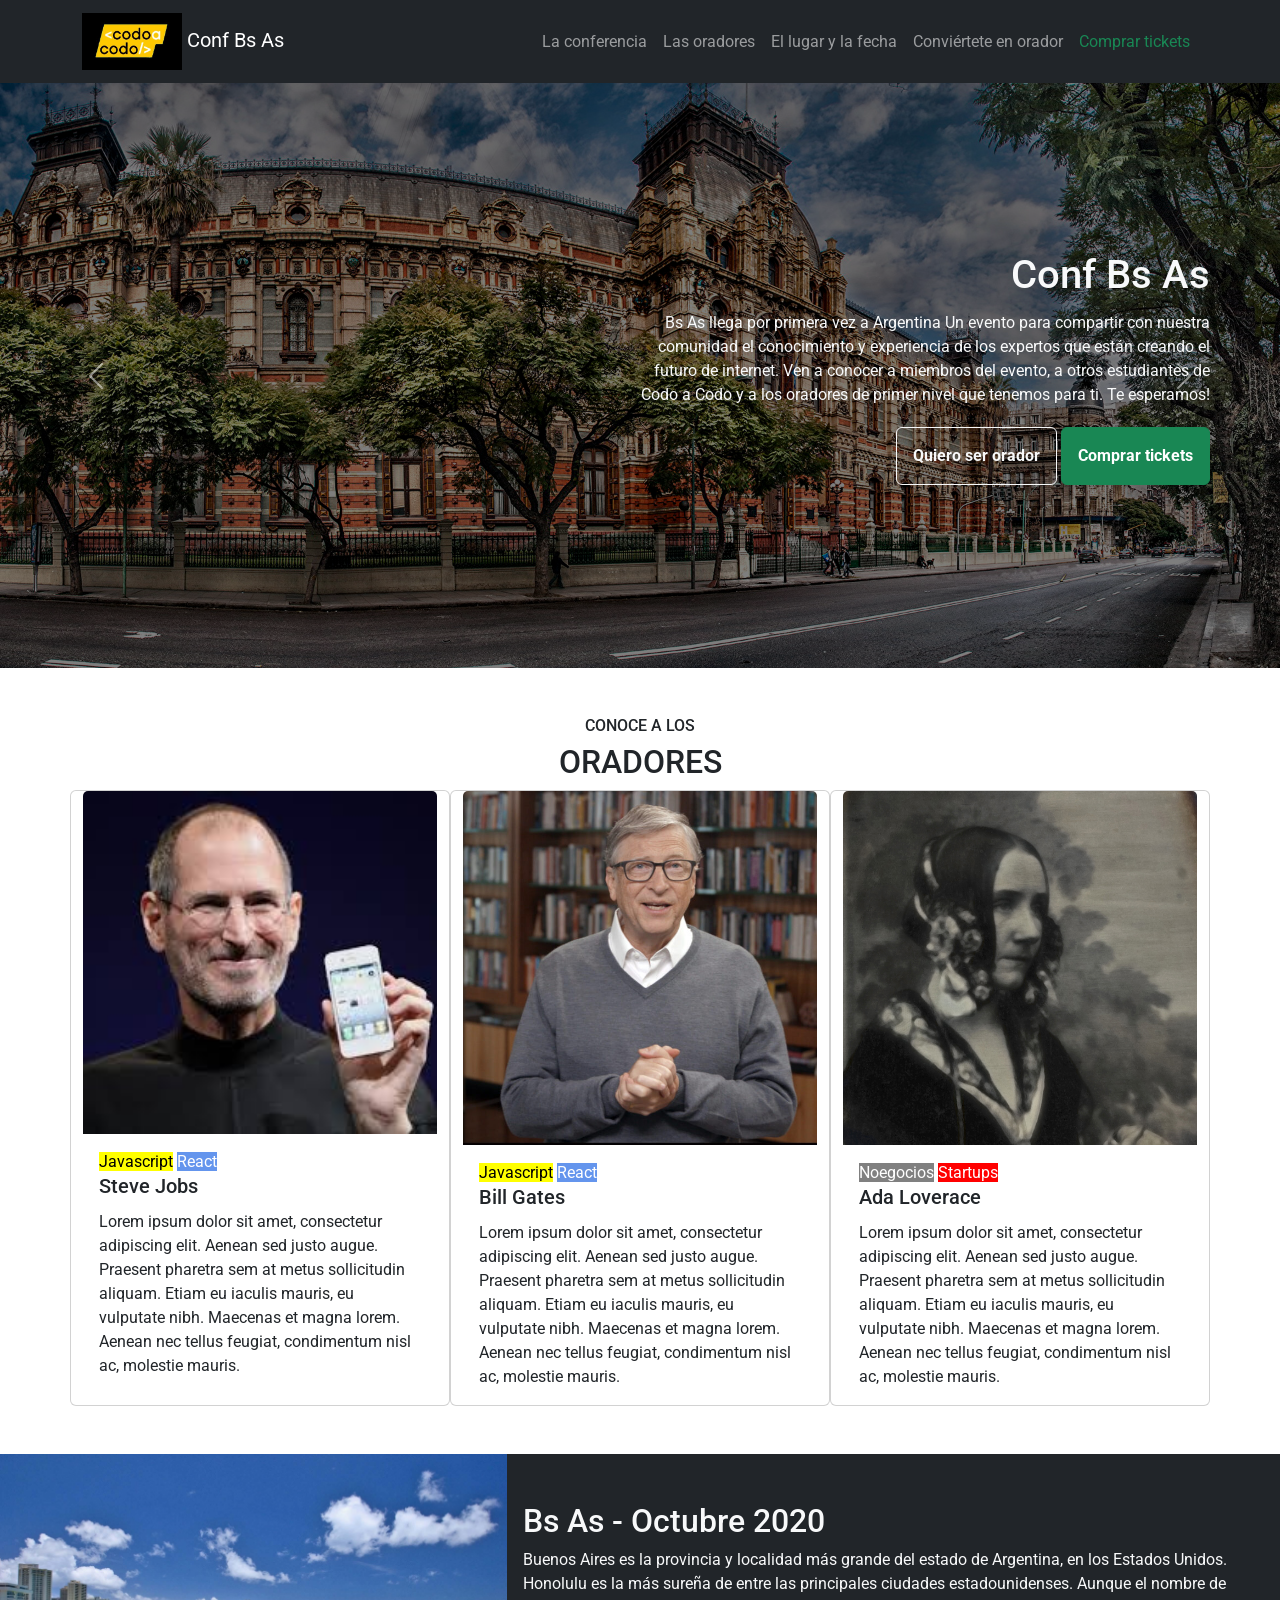
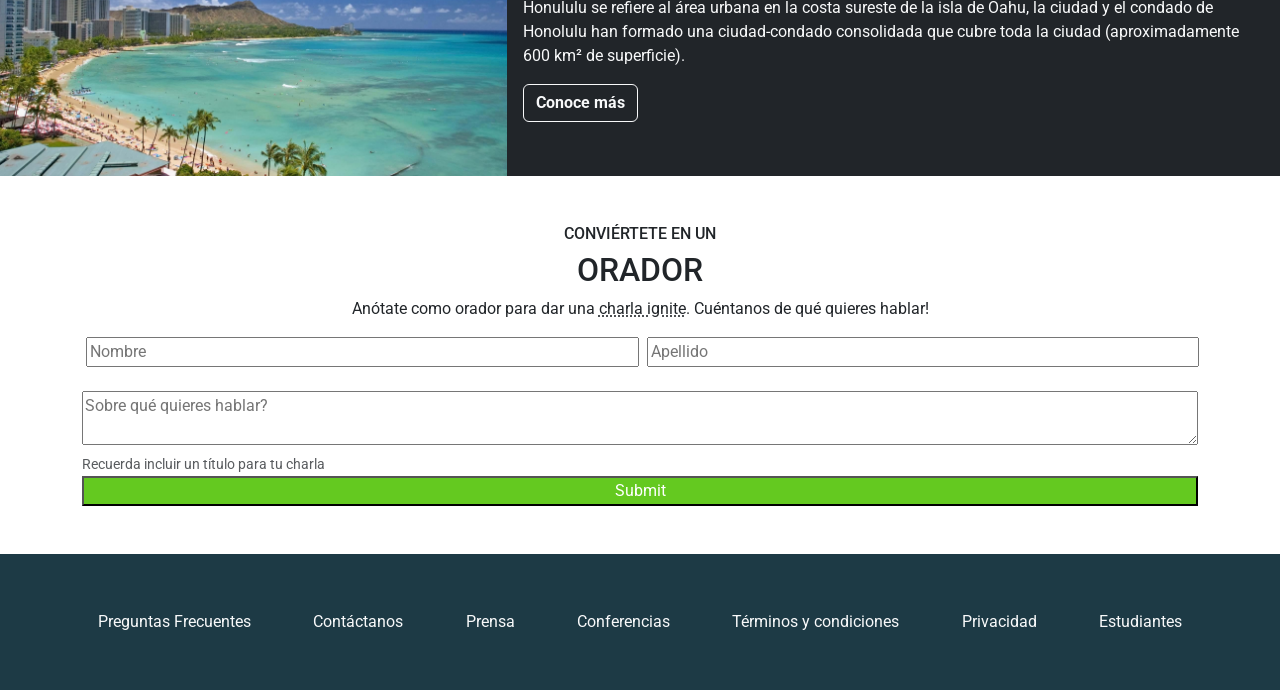
<file: index.html>
<!DOCTYPE html>
<html lang="en">
<head>
    <meta charset="UTF-8">
    <meta http-equiv="X-UA-Compatible" content="IE=edge">
    <meta name="viewport" content="width=device-width, initial-scale=1.0">    
    <title>Codo a Codo - Conf Bs As</title>
    <link href="https://fonts.googleapis.com/css2?family=Roboto:wght@100;300&display=swap" rel="stylesheet">
    <link href="https://cdn.jsdelivr.net/npm/bootstrap@5.2.1/dist/css/bootstrap.min.css" rel="stylesheet" integrity="sha384-iYQeCzEYFbKjA/T2uDLTpkwGzCiq6soy8tYaI1GyVh/UjpbCx/TYkiZhlZB6+fzT" crossorigin="anonymous">
    <link rel="stylesheet" href="CSS/StylessIndex.css">                
</head>
<body>
    <nav class="navbar navbar-expand-lg navbar-dark bg-dark">
        <div class="container">
            <a class="navbar-brand" href="index.html"><img src="Images/codoacodo.jpg" style="width: 100px;" alt="Logo Codo a Codo"> Conf Bs As</a>
            <div id="navbarNav">  
                <ul class="navbar-nav ml-auto">
                    <li class="nav-item">
                        <a class="nav-link" href="#">La conferencia</a>
                    </li>
                    <li class="nav-item">
                        <a class="nav-link" href="#">Las oradores</a>
                    </li>
                    <li class="nav-item">
                        <a class="nav-link" href="#">El lugar y la fecha</a>
                    </li>
                    <li class="nav-item">
                        <a class="nav-link" href="#">Conviértete en orador</a>
                    </li>
                    <li class="nav-item">                         
                        
                        <a class="nav-link text-success" href="compradetickets.html">Comprar tickets</a>
                        
                        <!--
 						<a class="nav-link btn-compra-tickets active" aria-current="page" href="compradetickets.html">Comprar tickets</a> 						 
 						--> 
                    </li>
                </ul>
            </div>
        </div>
    </nav>
  
    <main>
        <div id="carouselExampleControls" class="carousel slide" data-ride="carousel">
            <div class="carousel-inner">
                <div class="carousel-item active">
                    <img src="Images/ba1.jpg" class="d-block w-100" style="height:65vh;object-fit: cover;">
                </div>
                <div class="carousel-item">
                    <img src="Images/ba2.jpg" class="d-block w-100" style="height:65vh;object-fit: cover;">
                </div>
                <div class="carousel-item">
                    <img src="Images/ba3.jpg" class="d-block w-100" style="height:65vh;object-fit: cover;">
                </div>
                <div class="card-img-overlay text-right d-flex flex-column justify-content-center container">
                    <div class="col-md-6 ml-auto" style="text-align:right">                                                
                        <h1 class="card-title text-light">Conf Bs As</h1>
                        <p class="card-text text-light">
                            Bs As llega por primera vez a Argentina Un evento para compartir con nuestra comunidad 
                            el conocimiento y experiencia de los expertos que están creando el futuro de internet. Ven a conocer a miembros del evento, 
                            a otros estudiantes de Codo a Codo y a los oradores de primer nivel que tenemos para ti. Te esperamos!
                        </p>
                        
                        <div>
                            <!--
                            <button type="button" class="btn btn-outline-light p-3 mt-1">Quiero ser orador</button>
                            <button type="button" class="btn btn-success p-3 mt-1" href="compradetickets.html">Comprar tickets</button>
                            -->
                            <p><a class="btn btn-outline-light p-3 mt-1" href="#form-orador">Quiero ser orador</a> <a class="btn btn-success p-3 mt-1" href="compradetickets.html">Comprar tickets</a></p>
                        </div>
                        
                    </div>
                </div>
            </div>
            <a class="carousel-control-prev" href="#carouselExampleControls" role="button" data-slide="prev">
                <span class="carousel-control-prev-icon" aria-hidden="true"></span>                
            </a>
            <a class="carousel-control-next" href="#carouselExampleControls" role="button" data-slide="next">
                <span class="carousel-control-next-icon" aria-hidden="true"></span>                
            </a>
        </div>
    </main>

    <section>
        <div class="container my-5">
            <h6 class="text-center">CONOCE A LOS</h6>
            <h2 class="text-center">ORADORES</h2>
            <div class="row">
                <div class="col-sm-12 col-md-4 card">
                    <img src="Images/steve.jpg" class="card-img-top" style="width: 100%;" alt="Steve Jobs">
                    <div class="card-body">
                        <span class="tit-js">Javascript</span>
                        <span class="tit-react">React</span>
                        <h5 class="card-title">Steve Jobs</h5>
                        <p class="card-text">
                            Lorem ipsum dolor sit amet, consectetur adipiscing elit. Aenean sed justo augue. Praesent pharetra sem at metus
                            sollicitudin aliquam. Etiam eu iaculis mauris, eu vulputate nibh. Maecenas et magna lorem. Aenean nec tellus feugiat,
                            condimentum nisl ac, molestie mauris.
                        </p>
                    </div>
                </div>
                <div class="col-sm-12 col-md-4 card">
                    <img src="Images/bill.jpg" class="card-img-top" alt="Steve Jobs" style="width: 100%;">
                    <div class="card-body">
                        <span class="tit-js">Javascript</span>
                        <span class="tit-react">React</span>
                        <h5 class="card-title">Bill Gates</h5>
                        <p class="card-text">
                            Lorem ipsum dolor sit amet, consectetur adipiscing elit. Aenean sed justo augue. Praesent
                            pharetra sem at metus sollicitudin aliquam. Etiam eu iaculis mauris, eu vulputate nibh. Maecenas et magna lorem. Aenean nec tellus
                            feugiat, condimentum nisl ac, molestie mauris.
                        </p>
                    </div>
                </div>
                <div class="col-sm-12 col-md-4 card">
                    <img src="Images/ada.jpeg" class="card-img-top" alt="Steve Jobs" style="width: 100%;">
                    <div class="card-body">
                        <span class="tit-negocios">Noegocios</span>
                        <span class="tit-st">Startups</span>
                        <h5 class="card-title">Ada Loverace</h5>
                        <p class="card-text">
                            Lorem ipsum dolor sit amet, consectetur adipiscing elit. Aenean sed justo augue. Praesent
                            pharetra sem at metus sollicitudin aliquam. Etiam eu iaculis mauris, eu vulputate nibh. Maecenas et magna lorem. Aenean nec tellus
                            feugiat, condimentum nisl ac, molestie mauris.
                        </p>
                    </div>
                </div>
            </div>
        </div>
    </section>
    
    <section>
        <div class="d-sm-block d-md-flex">
            <div>
                <img src="Images/honolulu.jpg" alt="honolulu" style="width: 100%;">
            </div>
            <div class="bg-dark text-light py-5 px-3">
                <h2>Bs As - Octubre 2020</h2>
                <p>
                    Buenos Aires es la provincia y localidad más grande del estado de Argentina, en los Estados Unidos. Honolulu es la más sureña 
                    de entre las principales ciudades estadounidenses. Aunque el nombre de Honululu se refiere al área urbana en la costa sureste de la isla de Oahu, la ciudad y el condado de
                    Honolulu han formado una ciudad-condado consolidada que cubre toda la ciudad (aproximadamente 600 km² de superficie).
                </p>
                <button type="button" class="btn btn-outline-light ml-2">Conoce más</button>
            </div>
        </div>
    </section>
    
    <section>
        <div class="container my-5">
            <h6 class="text-center">CONVIÉRTETE EN UN</h6>
            <h2 class="text-center">ORADOR</h2>
            <p class="text-center">Anótate como orador para dar una <span class="ignite">charla ignite</span>. Cuéntanos de qué quieres hablar!</p>
            <form>                                
                <div class="form-row-row">
                    <input type="text" class="col mx-1" placeholder="Nombre">
                    <input type="text" class="col mx-1" placeholder="Apellido">

                </div>                
                <br>
                <textarea placeholder="Sobre qué quieres hablar?" style="width:100%"></textarea>
                <br>
                <small class="text-muted">Recuerda incluir un título para tu charla</small>
                <br>                
                <input type="submit" class="btn-send" vue="Enviar" style="width:100%">
            </form>
        </div>
    </section>
    
    <footer>
        <div class="container">
            <ul class="nav d-flex justify-content-between py-5">
                <li class="navbar-item" style="text-align:right"><a href="#" class="nav-link text-light">Preguntas Frecuentes</a></li>
                <li class="navbar-item"><a href="#" class="nav-link text-light">Contáctanos</a></li>
                <li class="navbar-item"><a href="#" class="nav-link text-light">Prensa</a></li>
                <li class="navbar-item"><a href="#" class="nav-link text-light">Conferencias</a></li>
                <li class="navbar-item"><a href="#" class="nav-link text-light">Términos y condiciones</a></li>
                <li class="navbar-item"><a href="#" class="nav-link text-light">Privacidad</a></li>
                <li class="navbar-item"><a href="#" class="nav-link text-light">Estudiantes</a></li>
            </ul>
        </div>
    </footer>
</body>
</html>
</file>
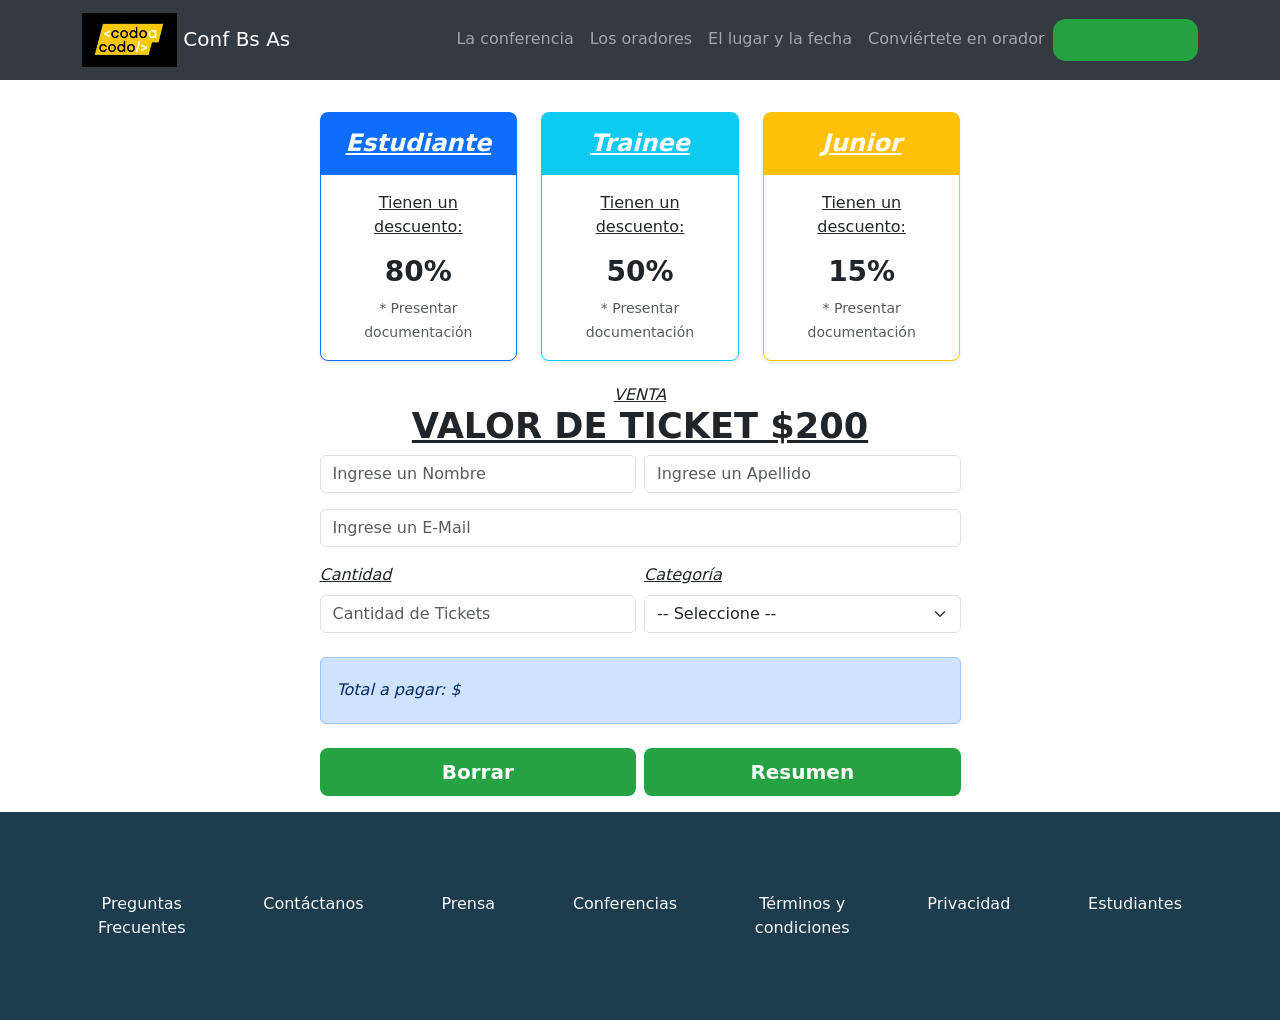
<file: compradetickets.html>
<!doctype html>
<html lang="en">
<head>
    <meta charset="UTF-8">
    <meta name="viewport" content="width=device-width, initial-scale=1.0">
    <link href="https://cdn.jsdelivr.net/npm/bootstrap@5.1.3/dist/css/bootstrap.min.css" rel="stylesheet" integrity="sha384-1BmE4kWBq78iYhFldvKuhfTAU6auU8tT94WrHftjDbrCEXSU1oBoqyl2QvZ6jIW3" crossorigin="anonymous">
    <link rel="stylesheet" href="./CSS/StylessTicket.css">    
    <title> Codo a Codo - Conf Bs As - Compra de tickets </title>
</head>
<body>
<!-- -->
<header>
    <nav class="navbar navbar-dark bg-dark fixed-top navbar-expand-lg">
        <div class="container">
            <a class="navbar-brand" href="index.html">
                <img src="./Images/codoacodo.jpg">
                Conf Bs As
            </a>
            <button class="navbar-toggler" type="button" data-bs-toggle="collapse"
                data-bs-target="#navbarSupportedContent" aria-controls="navbarSupportedContent" aria-expanded="false"
                aria-label="Toggle navigation">
                <span class="navbar-toggler-icon"></span>
            </button>
            <div class="collapse navbar-collapse justify-content-end" id="navbarSupportedContent">
                <ul class="navbar-nav mb-2 mb-lg-0">
                    <li class="nav-item">
                        <a class="nav-link" href="index.html">La conferencia</a>
                    </li>
                    <li class="nav-item">
                        <a class="nav-link" href="index.html#oradores">Los oradores</a>
                    </li>
                    <li class="nav-item">
                        <a class="nav-link" href="index.html#lugar">El lugar y la fecha</a>
                    </li>
                    <li class="nav-item">
                        <a class="nav-link" href="index.html#form-orador">Conviértete en orador</a>
                    </li>
                    <li class="nav-item">
                        <a class="nav-link btn-compra-tickets active" aria-current="page" href="#">Comprar tickets</a>
                    </li>
                </ul>
            </div>
        </div>
    </nav>
</header>
<!-- -->
<main>
    <section class="container pt-section">
        <div class="row justify-content-center">
            <div class="col-lg-8 col-xl-7">

                <div class="row row-cols-1 row-cols-md-3 text-center">
                    <div class="col">
                        <div class="card mb-4 rounded-3 shadow-sm border-primary">
                            <div class="card-header py-3 text-white bg-primary border-primary">
                                <h4 class="my-0 fw-normal"><b><u><i> Estudiante </i></u></b></h4>
                            </div>
                            <div class="card-body">
                                <p><u> Tienen un descuento: </u></p>
                                <h3 class="card-title pricing-card-title"><b> 80% </b></h3>
                                <small class="fw-light text-muted mt-3"> * Presentar documentación </small>
                            </div>
                        </div>
                    </div>
                    <div class="col">
                        <div class="card mb-4 rounded-3 shadow-sm border-info">
                            <div class="card-header py-3 text-white bg-info border-info">
                                <h4 class="my-0 fw-normal"><b><u><i> Trainee </i></u></b></h4>
                            </div>
                            <div class="card-body">
                                <p><u> Tienen un descuento: </u></p>
                                <h3 class="card-title pricing-card-title"><b> 50% </b></h3>
                                <small class="fw-light text-muted mt-3">* Presentar documentación</small>
                            </div>
                        </div>
                    </div>
                    <div class="col">
                        <div class="card mb-4 rounded-3 shadow-sm border-warning">
                            <div class="card-header py-3 text-white bg-warning border-warning">
                                <h4 class="my-0 fw-normal"><b><u><i> Junior </i></u></b></h4>
                            </div>
                            <div class="card-body">
                                <p><u> Tienen un descuento: </u></p>
                                <h3 class="card-title pricing-card-title"><b> 15% </b></h3>
                                <small class="fw-light text-muted mt-3">* Presentar documentación</small>
                            </div>
                        </div>
                    </div>
                </div>

                <h2 class="titulo-gral"><u><i> Venta </i><span>Valor de ticket $200 </u></span></h2>
                
                <form action="compraTicket.jsp">
                    <div class="row gx-2">
                        <div class="col-md mb-3">
                            <input type="text" name="nombre" class="form-control" placeholder="Ingrese un Nombre" aria-label="Nombre" id="nombre" required>
                        </div>
                        <div class="col-md mb-3">
                            <input type="text" name="apellido" class="form-control" placeholder="Ingrese un Apellido" aria-label="Apellido" id="apellido" required>
                        </div>
                    </div>
                    <div class="row">
                        <div class="col mb-3">
                            <input type="email" name="mail" class="form-control" placeholder="Ingrese un E-Mail" aria-label="Email" id="email" required>
                        </div>
                    </div>
                    <div class="row gx-2">
                        <div class="col-md mb-3">
                            <label for="cantidadTickets" class="form-label"><u><i> Cantidad </i></u></label>
                            <input type="number" name="cantidad" class="form-control" placeholder="Cantidad de Tickets" aria-label="Cantidad" id="cantidadTickets" min="1" required>
                        </div>
                        <div class="col-md mb-3">
                            <label for="categoriaSelect" class="form-label"><u><i> Categoría </i></u></label>
                            <select class="form-select" aria-label="Categoría" id="categoriaSelect" name="categoria">
                                <option value="" selected>-- Seleccione --</option>
                                <option value="0">Sin Categoria</option>
                                <option value="1">Estudiante</option>
                                <option value="2">Trainee</option>
                                <option value="3">Junior</option>
                            </select>
                        </div>
                    </div>
                    <div class="alert alert-primary mt-2 mb-4" role="alert"><i>
                        Total a pagar: $ </i><span id="totalPago" class="align-middle"></span>
                    </div>
                    <div class="row gx-2">
                        <div class="col-md mb-3">
                            <button type="reset" class="w-100 btn btn-lg btn-form" id="botonBorrar"><b> Borrar </b></button>
                        </div>
                        <div class="col-md mb-3">
                            <button type="submit" class="w-100 btn btn-lg btn-form" id="botonResumen"><b> Resumen </b></button>
                        </div>
                    </div>
                </form>
            </div>
        </div>
    </section>
</main>
<!-- -->
<footer id="main-footer">
    <div class="container">
        <ul class="nav d-flex justify-content-between py-5">
            <li class="navbar-item"><a href="#" class="nav-link text-light">Preguntas <span>Frecuentes</span></a></li>
            <li class="navbar-item"><a href="#" class="nav-link text-light">Contáctanos</a></li>
            <li class="navbar-item"><a href="#" class="nav-link text-light">Prensa</a></li>
            <li class="navbar-item"><a href="#" class="nav-link text-light">Conferencias</a></li>
            <li class="navbar-item"><a href="#" class="nav-link text-light">Términos y <span>condiciones</span></a></li>
            <li class="navbar-item"><a href="#" class="nav-link text-light">Privacidad</a></li>
            <li class="navbar-item"><a href="#" class="nav-link text-light">Estudiantes</a></li>
        </ul>
    </div>
</footer>
<!-- -->
<script src="./JavaScript/funcionesjs.js"></script>
<script src="https://cdn.jsdelivr.net/npm/bootstrap@5.0.1/dist/css/bootstrap.min.css"></script>
<!-- -->
</body>
</html>
</file>
<file: CSS/StylessIndex.css>
body{
    margin: 0;
    font-family: -apple-system,BlinkMacSystemFont,"Segoe UI",Roboto,"Helvetica Neue",Arial,"Noto Sans",sans-serif,"Apple Color Emoji","Segoe UI Emoji","Segoe UI Symbol","Noto Color Emoji";
    font-size: 1rem;
    font-weight: 400;
    line-height: 1.5;
    color: #212529;
    text-align: left;
    background-color: #fff;
}
.carousel-item:after {
    content: "";
    position: absolute;
    top: 0;
    bottom: 0;
    left: 0;
    right: 0;
    background: rgba(0, 0, 0, 0.5);
}
.btn {
    font-weight: bold;    
}
.ignite {
    text-decoration: underline;
    text-decoration-style: dotted;
}
footer{
    background-color: #1d3a45;
}
.btn-send{
    background-color: #64c920 ;
    color: white;
    width: 35cm ;
}
.tit-js{
    background-color: yellow;
    color: black;
}
.tit-negocios{
    background-color: gray;
    color: white;
}
.tit-react{
    background-color:cornflowerblue;    
    color:white;
}
.tit-st{
    background-color: red;    
    color: white;
}
.form-row-row{
    display: -ms-flexbox;
    display: flex;
    -ms-flex-wrap: wrap;
    flex-wrap: wrap;
    margin-right: -5px;
    margin-left: -5p
}
.carousel {
    position: relative;
}
.carousel-inner {
    position: relative;
    width: 100%;
    overflow: hidden;
}
.carousel-item {
    position: relative;    
    float: left;
    width: 100%;    
}
.ml-auto, .mx-auto {
    margin-left: auto;    
}
.card-title {
    margin-bottom: 0.75rem;
}
</file>
<file: CSS/StylessTicket.css>
.navbar-brand img { max-width: 95px; }

.bg-dark { background: #333a40!important; }

.navbar-dark .navbar-nav .btn-compra-tickets { color: #25a342; }

@media (min-width: 992px) {
  .btn-compra-tickets {
    border: 1px solid transparent;
    border-radius: .8rem;
  }
  .navbar-dark .navbar-nav .btn-compra-tickets.active {
    background: #25a342;
  }
}

.btn-compra-tickets:hover { background: #96c93e }  

.pt-section { padding-top: 7rem; }

.titulo-gral {
  text-align: center;
  font-weight: 400;
  text-transform: uppercase;
  font-size: 1rem;
}

.titulo-gral span {
  display: block;
  font-weight: 700;
  font-size: 2.2rem;
} 

.bg-aside1 {
  background: #333a40;
  padding: 2rem;
}

#totalPago {
  font-size: 1.4rem;
  font-weight: 800;
}

#main-footer {
  background: #1d3c4e;
  color: #fff;
  padding: 1.5rem;
}

#main-footer .nav-link {
  color: #fff;
  text-align: center;
}
#main-footer .nav-link:hover { opacity: .7; }

@media (min-width: 992px) {
  #main-footer .nav-link span { display: block; }
}

.btn-form {
  background:#25a342 ;
  color: #fff !important;
}

.btn-form:hover { background: #96c93e; }
</file>
